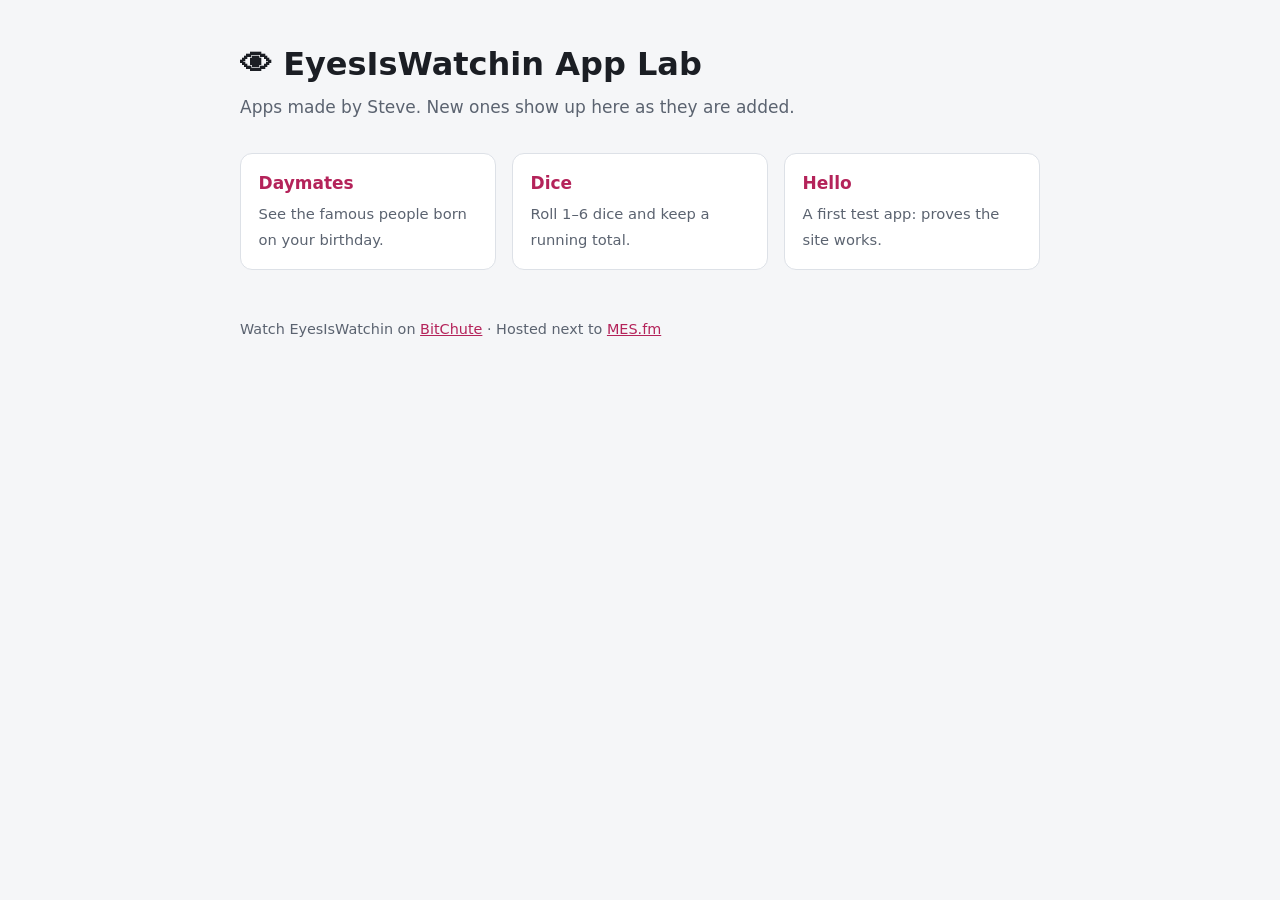
<file: index.html>
<!doctype html>
<html lang="en">
<head>
<meta charset="utf-8">
<meta name="viewport" content="width=device-width, initial-scale=1">
<title>EyesIsWatchin App Lab</title>
<meta name="description" content="Apps made by Steve of the EyesIsWatchin channel.">
<style>
:root{--bg:#f5f6f8;--card:#fff;--fg:#1b1e24;--muted:#5b6370;--accent:#b4235a;--line:#dde1e7}
@media (prefers-color-scheme:dark){:root{--bg:#121418;--card:#1c2027;--fg:#e9ecf1;--muted:#a3abb8;--accent:#f07aa6;--line:#2c323c}}
*{box-sizing:border-box}body{margin:0;background:var(--bg);color:var(--fg);font:17px/1.55 system-ui,-apple-system,Segoe UI,Roboto,sans-serif}
main{max-width:52rem;margin:0 auto;padding:2.5rem 1rem 3rem}
h1{font-size:2rem;margin:0 0 .3rem}p.lead{color:var(--muted);margin:0 0 2rem}
.grid{display:grid;grid-template-columns:repeat(auto-fill,minmax(14rem,1fr));gap:1rem}
.card{display:block;background:var(--card);border:1px solid var(--line);border-radius:12px;padding:1rem 1.1rem;color:inherit;text-decoration:none}
.card:hover{border-color:var(--accent)}.card b{display:block;color:var(--accent);margin-bottom:.25rem}.card span{color:var(--muted);font-size:.92rem}
footer{margin-top:3rem;color:var(--muted);font-size:.9rem}footer a{color:var(--accent)}
</style>
</head>
<body>
<main>
<h1>👁 EyesIsWatchin App Lab</h1>
<p class="lead">Apps made by Steve. New ones show up here as they are added.</p>
<div class="grid">
<!-- APPS: add one <a class="card"> per app, newest first -->
<a class="card" href="/daymates/"><b>Daymates</b><span>See the famous people born on your birthday.</span></a>
<a class="card" href="/dice/"><b>Dice</b><span>Roll 1–6 dice and keep a running total.</span></a>
<a class="card" href="/hello/"><b>Hello</b><span>A first test app: proves the site works.</span></a>
</div>
<footer>Watch EyesIsWatchin on <a href="https://www.bitchute.com/channel/LzzSQpmQ4HUK/" rel="noopener">BitChute</a> · Hosted next to <a href="https://mes.fm">MES.fm</a></footer>
</main>
</body>
</html>
</file>
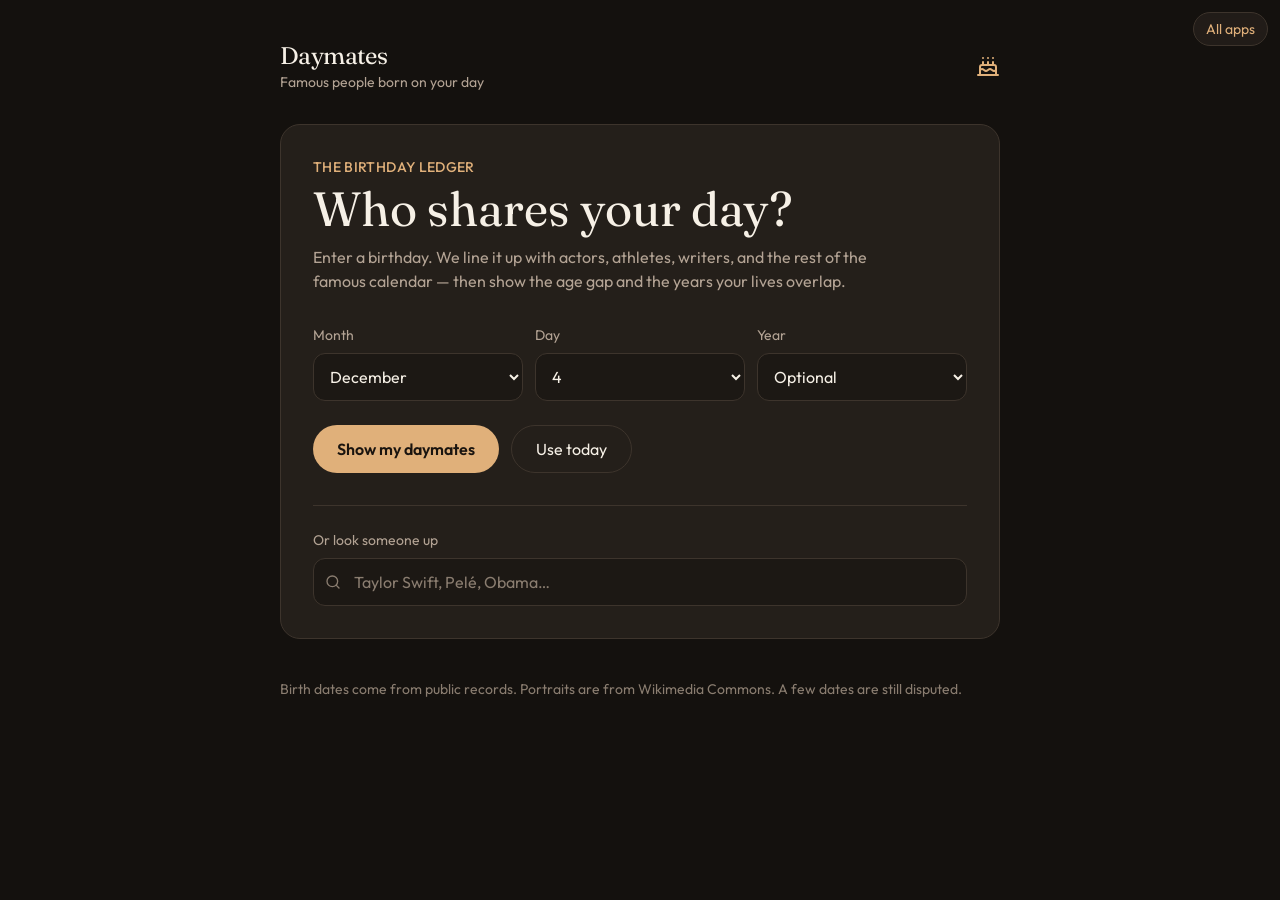
<file: daymates/index.html>
<!doctype html>
<html lang="en">
  <head>
    <meta charset="utf-8" />
    <meta name="viewport" content="width=device-width, initial-scale=1" />
    <title>Daymates | EyesIsWatchin App Lab</title>
    <meta name="description" content="See the famous people born on your birthday." />
    <script type="module" crossorigin src="/daymates/assets/index-B2OD3nOW.js"></script>
    <link rel="stylesheet" crossorigin href="/daymates/assets/index-CXPquYil.css">
  </head>
  <body>
    <div id="root"></div>
  </body>
</html>
</file>
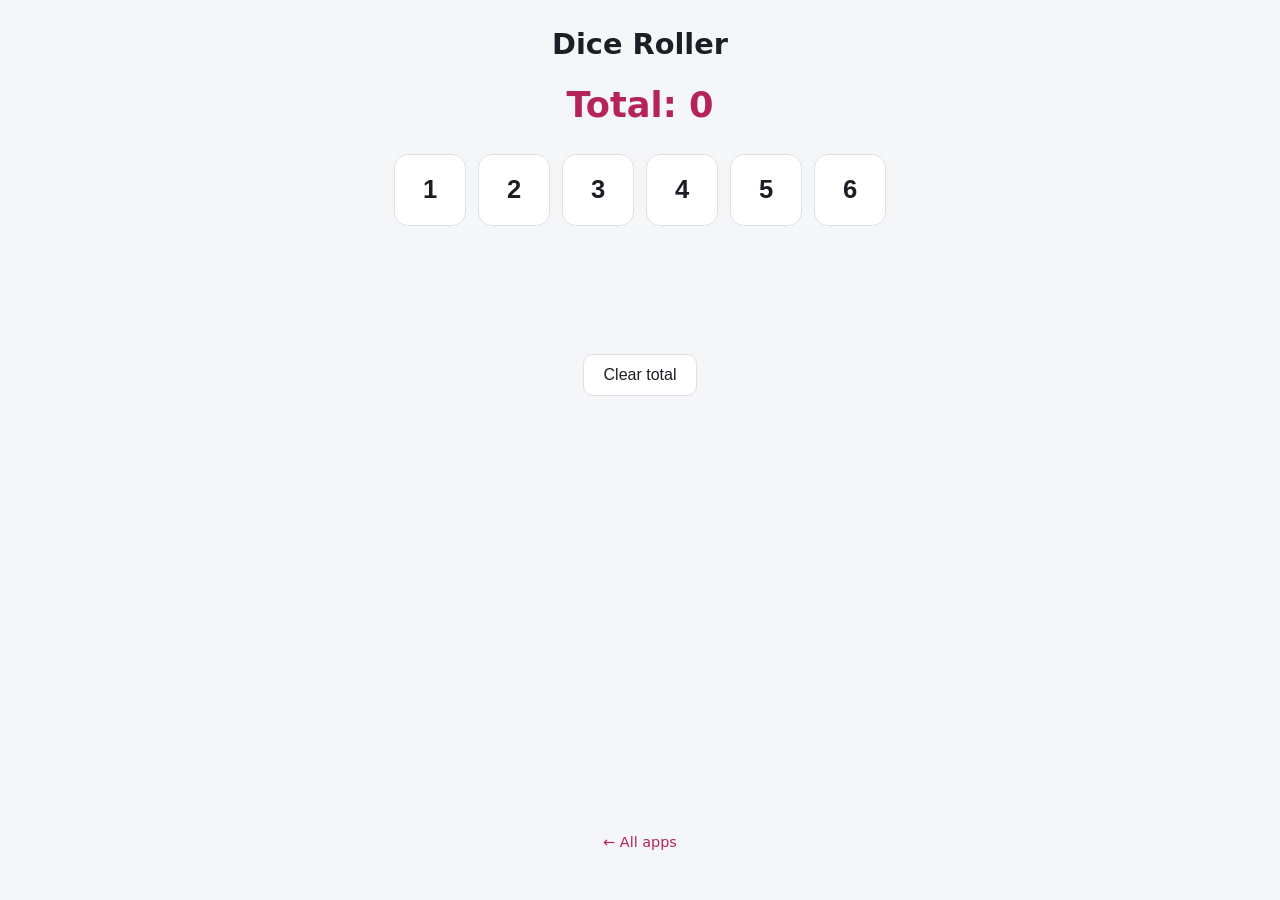
<file: dice/index.html>
<!doctype html>
<html lang="en">
<head>
<meta charset="utf-8">
<meta name="viewport" content="width=device-width, initial-scale=1">
<title>Dice Roller | EyesIsWatchin App Lab</title>
<meta name="description" content="Simple dice roller with running total.">
<style>
:root{--bg:#f5f6f8;--card:#fff;--fg:#1b1e24;--muted:#5b6370;--accent:#b4235a;--line:#dde1e7;--die:#fff;--die-fg:#1b1e24}
@media (prefers-color-scheme:dark){:root{--bg:#121418;--card:#1c2027;--fg:#e9ecf1;--muted:#a3abb8;--accent:#f07aa6;--line:#2c323c;--die:#2c323c;--die-fg:#e9ecf1}}
*{box-sizing:border-box}
body{margin:0;min-height:100vh;background:var(--bg);color:var(--fg);font:18px/1.4 system-ui,-apple-system,Segoe UI,Roboto,sans-serif;display:flex;flex-direction:column;align-items:center;padding:1.5rem 1rem 3rem}
h1{font-size:1.8rem;margin:0 0 .5rem;text-align:center}
.total{font-size:2.2rem;font-weight:700;color:var(--accent);margin:0.5rem 0 1.5rem;text-align:center}
.buttons{display:flex;flex-wrap:wrap;gap:.75rem;justify-content:center;max-width:32rem;margin-bottom:1.5rem}
.buttons button{flex:1 1 4.5rem;min-width:4.5rem;min-height:4.5rem;font-size:1.6rem;font-weight:700;border:1px solid var(--line);border-radius:14px;background:var(--card);color:var(--fg);cursor:pointer;transition:transform .1s,border-color .15s}
.buttons button:hover{border-color:var(--accent)}
.buttons button:active{transform:scale(.96)}
.dice{display:flex;flex-wrap:wrap;gap:.75rem;justify-content:center;min-height:5rem;margin-bottom:1.5rem}
.die{width:4.2rem;height:4.2rem;display:grid;place-items:center;background:var(--die);color:var(--die-fg);border:1px solid var(--line);border-radius:12px;font-size:2rem;font-weight:700;box-shadow:0 2px 6px rgba(0,0,0,.08)}
.actions{display:flex;gap:.75rem;flex-wrap:wrap;justify-content:center}
.actions button{padding:.7rem 1.2rem;font-size:1rem;border:1px solid var(--line);border-radius:10px;background:var(--card);color:var(--fg);cursor:pointer}
.actions button:hover{border-color:var(--accent)}
footer{margin-top:auto;padding-top:2rem;color:var(--muted);font-size:.9rem;text-align:center}
footer a{color:var(--accent);text-decoration:none}
</style>
</head>
<body>
<h1>Dice Roller</h1>
<div class="total" id="total">Total: 0</div>
<div class="buttons" id="buttons"></div>
<div class="dice" id="dice"></div>
<div class="actions">
<button id="clear" type="button">Clear total</button>
</div>
<footer><a href="/">← All apps</a></footer>
<script>
const totalEl = document.getElementById('total');
const buttonsEl = document.getElementById('buttons');
const diceEl = document.getElementById('dice');
const clearBtn = document.getElementById('clear');
let runningTotal = 0;

function updateTotal() {
  totalEl.textContent = 'Total: ' + runningTotal;
}

function rollDice(count) {
  const results = [];
  for (let i = 0; i < count; i++) {
    results.push(Math.floor(Math.random() * 6) + 1);
  }
  const sum = results.reduce((a, b) => a + b, 0);
  runningTotal += sum;
  updateTotal();

  diceEl.innerHTML = '';
  results.forEach(n => {
    const d = document.createElement('div');
    d.className = 'die';
    d.textContent = n;
    diceEl.appendChild(d);
  });
}

for (let n = 1; n <= 6; n++) {
  const btn = document.createElement('button');
  btn.type = 'button';
  btn.textContent = n;
  btn.title = 'Roll ' + n + ' dice';
  btn.addEventListener('click', () => rollDice(n));
  buttonsEl.appendChild(btn);
}

clearBtn.addEventListener('click', () => {
  runningTotal = 0;
  updateTotal();
  diceEl.innerHTML = '';
});
</script>
</body>
</html>
</file>
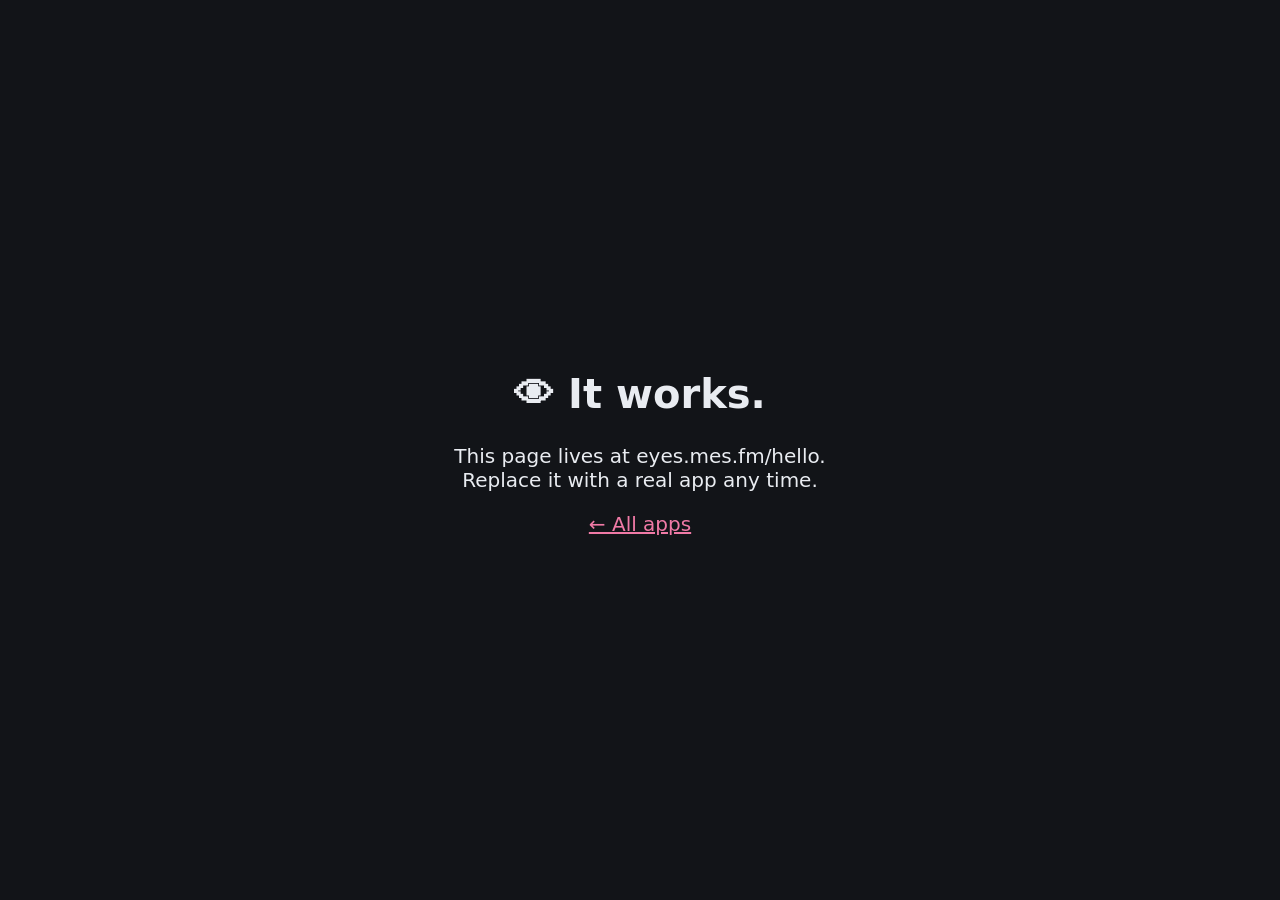
<file: hello/index.html>
<!doctype html>
<html lang="en"><head><meta charset="utf-8"><meta name="viewport" content="width=device-width, initial-scale=1"><title>Hello | EyesIsWatchin App Lab</title>
<style>body{margin:0;min-height:100vh;display:grid;place-items:center;background:#121418;color:#e9ecf1;font:20px system-ui,sans-serif;text-align:center}a{color:#f07aa6}</style></head>
<body><div><h1>👁 It works.</h1><p>This page lives at eyes.mes.fm/hello.<br>Replace it with a real app any time.</p><p><a href="/">← All apps</a></p></div></body></html>
</file>
<file: daymates/assets/index-CXPquYil.css>
@import "https://fonts.googleapis.com/css2?family=Fraunces:opsz,wght@9..144,520;9..144,640&family=Outfit:wght@400;500;600&display=swap";@layer properties{@supports (((-webkit-hyphens:none)) and (not (margin-trim:inline))) or ((-moz-orient:inline) and (not (color:rgb(from red r g b)))){*,:before,:after,::backdrop{--tw-translate-x:0;--tw-translate-y:0;--tw-translate-z:0;--tw-divide-y-reverse:0;--tw-border-style:solid;--tw-font-weight:initial;--tw-tracking:initial;--tw-ordinal:initial;--tw-slashed-zero:initial;--tw-numeric-figure:initial;--tw-numeric-spacing:initial;--tw-numeric-fraction:initial;--tw-blur:initial;--tw-brightness:initial;--tw-contrast:initial;--tw-grayscale:initial;--tw-hue-rotate:initial;--tw-invert:initial;--tw-opacity:initial;--tw-saturate:initial;--tw-sepia:initial;--tw-drop-shadow:initial;--tw-drop-shadow-color:initial;--tw-drop-shadow-alpha:100%;--tw-drop-shadow-size:initial;--tw-backdrop-blur:initial;--tw-backdrop-brightness:initial;--tw-backdrop-contrast:initial;--tw-backdrop-grayscale:initial;--tw-backdrop-hue-rotate:initial;--tw-backdrop-invert:initial;--tw-backdrop-opacity:initial;--tw-backdrop-saturate:initial;--tw-backdrop-sepia:initial;--tw-duration:initial}}}@layer theme{:root,:host{--font-sans:"Outfit", system-ui, sans-serif;--font-mono:ui-monospace, SFMono-Regular, Menlo, Monaco, Consolas, "Liberation Mono", "Courier New", monospace;--color-red-500:oklch(63.7% .237 25.331);--color-zinc-50:oklch(98.5% 0 none);--color-zinc-400:oklch(70.5% .015 286.067);--color-zinc-500:oklch(55.2% .016 285.938);--color-zinc-900:oklch(21% .006 285.885);--color-zinc-950:oklch(14.1% .005 285.823);--color-neutral-100:oklch(97% 0 none);--color-neutral-300:oklch(87% 0 none);--color-neutral-700:oklch(37.1% 0 none);--color-neutral-900:oklch(20.5% 0 none);--color-black:#000;--color-white:#fff;--spacing:.25rem;--container-sm:24rem;--container-md:28rem;--container-xl:36rem;--container-3xl:48rem;--text-xs:.75rem;--text-xs--line-height:calc(1 / .75);--text-sm:.875rem;--text-sm--line-height:calc(1.25 / .875);--text-base:1rem;--text-base--line-height:calc(1.5 / 1);--text-lg:1.125rem;--text-lg--line-height:calc(1.75 / 1.125);--text-xl:1.25rem;--text-xl--line-height:calc(1.75 / 1.25);--text-2xl:1.5rem;--text-2xl--line-height:calc(2 / 1.5);--text-3xl:1.875rem;--text-3xl--line-height:calc(2.25 / 1.875);--text-4xl:2.25rem;--text-4xl--line-height:calc(2.5 / 2.25);--text-5xl:3rem;--text-5xl--line-height:1;--text-6xl:3.75rem;--text-6xl--line-height:1;--font-weight-medium:500;--font-weight-semibold:600;--tracking-tight:-.025em;--tracking-wide:.025em;--radius-md:.375rem;--radius-xl:.75rem;--default-transition-duration:.15s;--default-transition-timing-function:cubic-bezier(.4, 0, .2, 1);--default-font-family:var(--font-sans);--default-mono-font-family:var(--font-mono);--font-display:"Fraunces", Georgia, "Times New Roman", serif;--color-bg:#14110e;--color-raised:#1c1814;--color-surface:#241f1a;--color-surface-2:#312a24;--color-fg:#f6f0e6;--color-muted:#b3a394;--color-faint:#8a7d70;--color-line:#3d342c;--color-brass:#e0b07a;--color-brass-deep:#b5814a;--color-ink:#1a140f;--radius-card:1.25rem;--radius-pill:999px}}@layer base{*,:after,:before,::backdrop{box-sizing:border-box;border:0 solid;margin:0;padding:0}::file-selector-button{box-sizing:border-box;border:0 solid;margin:0;padding:0}html,:host{-webkit-text-size-adjust:100%;tab-size:4;line-height:1.5;font-family:var(--default-font-family,-apple-system, BlinkMacSystemFont, "Segoe UI", Roboto, "Helvetica Neue", "Noto Sans", Arial, sans-serif, "Apple Color Emoji", "Segoe UI Emoji", "Segoe UI Symbol", "Noto Color Emoji");font-feature-settings:var(--default-font-feature-settings,normal);font-variation-settings:var(--default-font-variation-settings,normal);-webkit-tap-highlight-color:transparent}hr{height:0;color:inherit;border-top-width:1px}abbr:where([title]){-webkit-text-decoration:underline dotted;text-decoration:underline dotted}h1,h2,h3,h4,h5,h6{font-size:inherit;font-weight:inherit}a{color:inherit;-webkit-text-decoration:inherit;-webkit-text-decoration:inherit;-webkit-text-decoration:inherit;-webkit-text-decoration:inherit;text-decoration:inherit}b,strong{font-weight:bolder}code,kbd,samp,pre{font-family:var(--default-mono-font-family,ui-monospace, SFMono-Regular, Menlo, Monaco, Consolas, "Liberation Mono", "Courier New", monospace);font-feature-settings:var(--default-mono-font-feature-settings,normal);font-variation-settings:var(--default-mono-font-variation-settings,normal);font-size:1em}small{font-size:80%}sub,sup{vertical-align:baseline;font-size:75%;line-height:0;position:relative}sub{bottom:-.25em}sup{top:-.5em}table{text-indent:0;border-color:inherit;border-collapse:collapse}:-moz-focusring:where(:not(iframe)){outline:auto}progress{vertical-align:baseline}summary{display:list-item}ol,ul,menu{list-style:none}img,svg,video,canvas,audio,iframe,embed,object{vertical-align:middle;display:block}img,video{max-width:100%;height:auto}button,input,select,optgroup,textarea{font:inherit;font-feature-settings:inherit;font-variation-settings:inherit;letter-spacing:inherit;color:inherit;opacity:1;background-color:#0000;border-radius:0}::file-selector-button{font:inherit;font-feature-settings:inherit;font-variation-settings:inherit;letter-spacing:inherit;color:inherit;opacity:1;background-color:#0000;border-radius:0}:where(select:is([multiple],[size])) optgroup{font-weight:bolder}:where(select:is([multiple],[size])) optgroup option{padding-inline-start:20px}::file-selector-button{margin-inline-end:4px}::placeholder{opacity:1}@supports (not ((-webkit-appearance:-apple-pay-button))) or (contain-intrinsic-size:1px){::placeholder{color:currentColor}@supports (color:color-mix(in lab, red, red)){::placeholder{color:color-mix(in oklab, currentcolor 50%, transparent)}}}textarea{resize:vertical}::-webkit-search-decoration{-webkit-appearance:none}::-webkit-date-and-time-value{min-height:1lh;text-align:inherit}::-webkit-datetime-edit{display:inline-flex}::-webkit-datetime-edit-fields-wrapper{padding:0}::-webkit-datetime-edit{padding-block:0}::-webkit-datetime-edit-year-field{padding-block:0}::-webkit-datetime-edit-month-field{padding-block:0}::-webkit-datetime-edit-day-field{padding-block:0}::-webkit-datetime-edit-hour-field{padding-block:0}::-webkit-datetime-edit-minute-field{padding-block:0}::-webkit-datetime-edit-second-field{padding-block:0}::-webkit-datetime-edit-millisecond-field{padding-block:0}::-webkit-datetime-edit-meridiem-field{padding-block:0}::-webkit-calendar-picker-indicator{line-height:1}:-moz-ui-invalid{box-shadow:none}button,input:where([type=button],[type=reset],[type=submit]){appearance:button}::file-selector-button{appearance:button}::-webkit-inner-spin-button{height:auto}::-webkit-outer-spin-button{height:auto}[hidden]:where(:not([hidden=until-found])){display:none!important}html{-webkit-font-smoothing:antialiased;-moz-osx-font-smoothing:grayscale}body{background:var(--color-bg);color:var(--color-fg);font-family:var(--font-sans);line-height:1.5}button:not(:disabled),[role=button]:not(:disabled){cursor:pointer}select option{background:var(--color-raised);color:var(--color-fg)}p{text-wrap:pretty}}@layer components{.press{transition:scale .15s ease-out}.press:active:not(:disabled){scale:.96}.rise{animation:.42s cubic-bezier(.2,0,0,1) both rise}}@layer utilities{.pointer-events-none{pointer-events:none}.visible{visibility:visible}.absolute{position:absolute}.fixed{position:fixed}.relative{position:relative}.static{position:static}.inset-0{inset:0}.inset-4{inset:calc(var(--spacing) * 4)}.top-1\/2{top:50%}.top-3{top:calc(var(--spacing) * 3)}.right-3{right:calc(var(--spacing) * 3)}.left-3{left:calc(var(--spacing) * 3)}.z-30{z-index:30}.z-40{z-index:40}.z-50{z-index:50}.col-span-2{grid-column:span 2/span 2}.m-auto{margin:auto}.mx-auto{margin-inline:auto}.mt-0\.5{margin-top:calc(var(--spacing) * .5)}.mt-1{margin-top:var(--spacing)}.mt-2{margin-top:calc(var(--spacing) * 2)}.mt-3{margin-top:calc(var(--spacing) * 3)}.mt-4{margin-top:calc(var(--spacing) * 4)}.mt-5{margin-top:calc(var(--spacing) * 5)}.mt-6{margin-top:calc(var(--spacing) * 6)}.mt-8{margin-top:calc(var(--spacing) * 8)}.mt-10{margin-top:calc(var(--spacing) * 10)}.mb-8{margin-bottom:calc(var(--spacing) * 8)}.line-clamp-2{-webkit-line-clamp:2;-webkit-box-orient:vertical;display:-webkit-box;overflow:hidden}.block{display:block}.flex{display:flex}.grid{display:grid}.hidden{display:none}.inline{display:inline}.inline-flex{display:inline-flex}.table{display:table}.size-3\.5{width:calc(var(--spacing) * 3.5);height:calc(var(--spacing) * 3.5)}.size-4{width:calc(var(--spacing) * 4);height:calc(var(--spacing) * 4)}.size-6{width:calc(var(--spacing) * 6);height:calc(var(--spacing) * 6)}.size-10{width:calc(var(--spacing) * 10);height:calc(var(--spacing) * 10)}.size-11{width:calc(var(--spacing) * 11);height:calc(var(--spacing) * 11)}.size-14{width:calc(var(--spacing) * 14);height:calc(var(--spacing) * 14)}.size-20{width:calc(var(--spacing) * 20);height:calc(var(--spacing) * 20)}.h-8{height:calc(var(--spacing) * 8)}.h-11{height:calc(var(--spacing) * 11)}.h-12{height:calc(var(--spacing) * 12)}.h-14{height:calc(var(--spacing) * 14)}.h-fit{height:fit-content}.max-h-full{max-height:100%}.min-h-12{min-height:calc(var(--spacing) * 12)}.min-h-screen{min-height:100vh}.w-8{width:calc(var(--spacing) * 8)}.w-14{width:calc(var(--spacing) * 14)}.w-full{width:100%}.max-w-3xl{max-width:var(--container-3xl)}.max-w-md{max-width:var(--container-md)}.max-w-sm{max-width:var(--container-sm)}.max-w-xl{max-width:var(--container-xl)}.min-w-0{min-width:0}.flex-1{flex:1}.shrink-0{flex-shrink:0}.-translate-y-1\/2{--tw-translate-y:calc(calc(1 / 2 * 100%) * -1);translate:var(--tw-translate-x) var(--tw-translate-y)}.cursor-pointer{cursor:pointer}.grid-cols-2{grid-template-columns:repeat(2,minmax(0,1fr))}.grid-cols-3{grid-template-columns:repeat(3,minmax(0,1fr))}.flex-col{flex-direction:column}.flex-wrap{flex-wrap:wrap}.place-items-center{place-items:center}.items-center{align-items:center}.items-start{align-items:flex-start}.justify-between{justify-content:space-between}.justify-center{justify-content:center}.justify-end{justify-content:flex-end}.gap-1{gap:var(--spacing)}.gap-1\.5{gap:calc(var(--spacing) * 1.5)}.gap-2{gap:calc(var(--spacing) * 2)}.gap-3{gap:calc(var(--spacing) * 3)}.gap-4{gap:calc(var(--spacing) * 4)}.gap-6{gap:calc(var(--spacing) * 6)}.gap-x-4{column-gap:calc(var(--spacing) * 4)}.gap-y-1{row-gap:var(--spacing)}:where(.divide-y>:not(:last-child)){--tw-divide-y-reverse:0;border-bottom-style:var(--tw-border-style);border-top-style:var(--tw-border-style);border-top-width:calc(1px * var(--tw-divide-y-reverse));border-bottom-width:calc(1px * calc(1 - var(--tw-divide-y-reverse)))}:where(.divide-line>:not(:last-child)){border-color:var(--color-line)}.truncate{text-overflow:ellipsis;white-space:nowrap;overflow:hidden}.overflow-hidden{overflow:hidden}.overflow-y-auto{overflow-y:auto}.rounded-card{border-radius:var(--radius-card)}.rounded-full{border-radius:2147483647px}.rounded-md{border-radius:var(--radius-md)}.rounded-pill{border-radius:var(--radius-pill)}.rounded-xl{border-radius:var(--radius-xl)}.border{border-style:var(--tw-border-style);border-width:1px}.border-y{border-block-style:var(--tw-border-style);border-block-width:1px}.border-t{border-top-style:var(--tw-border-style);border-top-width:1px}.border-brass{border-color:var(--color-brass)}.border-brass\/40{border-color:#e0b07a66}@supports (color:color-mix(in lab, red, red)){.border-brass\/40{border-color:color-mix(in oklab, var(--color-brass) 40%, transparent)}}.border-line{border-color:var(--color-line)}.border-neutral-300{border-color:var(--color-neutral-300)}.bg-bg{background-color:var(--color-bg)}.bg-black\/10{background-color:#0000001a}@supports (color:color-mix(in lab, red, red)){.bg-black\/10{background-color:color-mix(in oklab, var(--color-black) 10%, transparent)}}.bg-brass{background-color:var(--color-brass)}.bg-ink\/80{background-color:#1a140fcc}@supports (color:color-mix(in lab, red, red)){.bg-ink\/80{background-color:color-mix(in oklab, var(--color-ink) 80%, transparent)}}.bg-raised{background-color:var(--color-raised)}.bg-surface{background-color:var(--color-surface)}.bg-surface-2{background-color:var(--color-surface-2)}.bg-surface\/90{background-color:#241f1ae6}@supports (color:color-mix(in lab, red, red)){.bg-surface\/90{background-color:color-mix(in oklab, var(--color-surface) 90%, transparent)}}.bg-zinc-50{background-color:var(--color-zinc-50)}.object-cover{object-fit:cover}.p-4{padding:calc(var(--spacing) * 4)}.p-5{padding:calc(var(--spacing) * 5)}.p-6{padding:calc(var(--spacing) * 6)}.px-3{padding-inline:calc(var(--spacing) * 3)}.px-4{padding-inline:calc(var(--spacing) * 4)}.px-5{padding-inline:calc(var(--spacing) * 5)}.px-6{padding-inline:calc(var(--spacing) * 6)}.py-1{padding-block:var(--spacing)}.py-1\.5{padding-block:calc(var(--spacing) * 1.5)}.py-2{padding-block:calc(var(--spacing) * 2)}.py-3{padding-block:calc(var(--spacing) * 3)}.py-6{padding-block:calc(var(--spacing) * 6)}.pt-4{padding-top:calc(var(--spacing) * 4)}.pt-6{padding-top:calc(var(--spacing) * 6)}.pr-3{padding-right:calc(var(--spacing) * 3)}.pl-10{padding-left:calc(var(--spacing) * 10)}.text-center{text-align:center}.text-left{text-align:left}.text-right{text-align:right}.font-display{font-family:var(--font-display)}.text-2xl{font-size:var(--text-2xl);line-height:var(--tw-leading,var(--text-2xl--line-height))}.text-3xl{font-size:var(--text-3xl);line-height:var(--tw-leading,var(--text-3xl--line-height))}.text-4xl{font-size:var(--text-4xl);line-height:var(--tw-leading,var(--text-4xl--line-height))}.text-5xl{font-size:var(--text-5xl);line-height:var(--tw-leading,var(--text-5xl--line-height))}.text-base{font-size:var(--text-base);line-height:var(--tw-leading,var(--text-base--line-height))}.text-lg{font-size:var(--text-lg);line-height:var(--tw-leading,var(--text-lg--line-height))}.text-sm{font-size:var(--text-sm);line-height:var(--tw-leading,var(--text-sm--line-height))}.text-xl{font-size:var(--text-xl);line-height:var(--tw-leading,var(--text-xl--line-height))}.text-xs{font-size:var(--text-xs);line-height:var(--tw-leading,var(--text-xs--line-height))}.font-medium{--tw-font-weight:var(--font-weight-medium);font-weight:var(--font-weight-medium)}.font-semibold{--tw-font-weight:var(--font-weight-semibold);font-weight:var(--font-weight-semibold)}.tracking-tight{--tw-tracking:var(--tracking-tight);letter-spacing:var(--tracking-tight)}.tracking-wide{--tw-tracking:var(--tracking-wide);letter-spacing:var(--tracking-wide)}.break-words{overflow-wrap:break-word}.text-brass{color:var(--color-brass)}.text-faint{color:var(--color-faint)}.text-fg{color:var(--color-fg)}.text-ink{color:var(--color-ink)}.text-ink\/70{color:#1a140fb3}@supports (color:color-mix(in lab, red, red)){.text-ink\/70{color:color-mix(in oklab, var(--color-ink) 70%, transparent)}}.text-muted{color:var(--color-muted)}.text-red-500{color:var(--color-red-500)}.text-zinc-500{color:var(--color-zinc-500)}.text-zinc-900{color:var(--color-zinc-900)}.uppercase{text-transform:uppercase}.tabular-nums{--tw-numeric-spacing:tabular-nums;font-variant-numeric:var(--tw-ordinal,) var(--tw-slashed-zero,) var(--tw-numeric-figure,) var(--tw-numeric-spacing,) var(--tw-numeric-fraction,)}.underline-offset-4{text-underline-offset:4px}.antialiased{-webkit-font-smoothing:antialiased;-moz-osx-font-smoothing:grayscale}.opacity-70{opacity:.7}.sepia{--tw-sepia:sepia(100%);filter:var(--tw-blur,) var(--tw-brightness,) var(--tw-contrast,) var(--tw-grayscale,) var(--tw-hue-rotate,) var(--tw-invert,) var(--tw-saturate,) var(--tw-sepia,) var(--tw-drop-shadow,)}.backdrop-blur{--tw-backdrop-blur:blur(8px);-webkit-backdrop-filter:var(--tw-backdrop-blur,) var(--tw-backdrop-brightness,) var(--tw-backdrop-contrast,) var(--tw-backdrop-grayscale,) var(--tw-backdrop-hue-rotate,) var(--tw-backdrop-invert,) var(--tw-backdrop-opacity,) var(--tw-backdrop-saturate,) var(--tw-backdrop-sepia,);backdrop-filter:var(--tw-backdrop-blur,) var(--tw-backdrop-brightness,) var(--tw-backdrop-contrast,) var(--tw-backdrop-grayscale,) var(--tw-backdrop-hue-rotate,) var(--tw-backdrop-invert,) var(--tw-backdrop-opacity,) var(--tw-backdrop-saturate,) var(--tw-backdrop-sepia,)}.transition-colors{transition-property:color,background-color,border-color,outline-color,text-decoration-color,fill,stroke,--tw-gradient-from,--tw-gradient-via,--tw-gradient-to;transition-timing-function:var(--tw-ease,var(--default-transition-timing-function));transition-duration:var(--tw-duration,var(--default-transition-duration))}.duration-200{--tw-duration:.2s;transition-duration:.2s}.placeholder\:text-faint::placeholder{color:var(--color-faint)}.first\:pt-0:first-child{padding-top:0}.last\:pb-0:last-child{padding-bottom:0}@media (hover:hover){.hover\:border-brass-deep:hover{border-color:var(--color-brass-deep)}.hover\:bg-neutral-100:hover{background-color:var(--color-neutral-100)}.hover\:bg-surface-2:hover{background-color:var(--color-surface-2)}.hover\:underline:hover{text-decoration-line:underline}}.disabled\:cursor-wait:disabled{cursor:wait}.disabled\:no-underline:disabled{text-decoration-line:none}.disabled\:opacity-40:disabled{opacity:.4}@media (width>=40rem){.sm\:col-span-1{grid-column:span 1/span 1}.sm\:inline{display:inline}.sm\:grid-cols-3{grid-template-columns:repeat(3,minmax(0,1fr))}.sm\:flex-row{flex-direction:row}.sm\:p-7{padding:calc(var(--spacing) * 7)}.sm\:p-8{padding:calc(var(--spacing) * 8)}.sm\:px-6{padding-inline:calc(var(--spacing) * 6)}.sm\:py-10{padding-block:calc(var(--spacing) * 10)}.sm\:text-5xl{font-size:var(--text-5xl);line-height:var(--tw-leading,var(--text-5xl--line-height))}.sm\:text-6xl{font-size:var(--text-6xl);line-height:var(--tw-leading,var(--text-6xl--line-height))}}@media (prefers-color-scheme:dark){.dark\:border-neutral-700{border-color:var(--color-neutral-700)}.dark\:bg-white\/20{background-color:#fff3}@supports (color:color-mix(in lab, red, red)){.dark\:bg-white\/20{background-color:color-mix(in oklab, var(--color-white) 20%, transparent)}}.dark\:bg-zinc-950{background-color:var(--color-zinc-950)}.dark\:text-zinc-50{color:var(--color-zinc-50)}.dark\:text-zinc-400{color:var(--color-zinc-400)}@media (hover:hover){.dark\:hover\:bg-neutral-900:hover{background-color:var(--color-neutral-900)}}}}@keyframes rise{0%{opacity:0;transform:translateY(10px)}to{opacity:1;transform:none}}@media (prefers-reduced-motion:reduce){.rise{animation:none}.press:active:not(:disabled){scale:1}}@property --tw-translate-x{syntax:"*";inherits:false;initial-value:0}@property --tw-translate-y{syntax:"*";inherits:false;initial-value:0}@property --tw-translate-z{syntax:"*";inherits:false;initial-value:0}@property --tw-divide-y-reverse{syntax:"*";inherits:false;initial-value:0}@property --tw-border-style{syntax:"*";inherits:false;initial-value:solid}@property --tw-font-weight{syntax:"*";inherits:false}@property --tw-tracking{syntax:"*";inherits:false}@property --tw-ordinal{syntax:"*";inherits:false}@property --tw-slashed-zero{syntax:"*";inherits:false}@property --tw-numeric-figure{syntax:"*";inherits:false}@property --tw-numeric-spacing{syntax:"*";inherits:false}@property --tw-numeric-fraction{syntax:"*";inherits:false}@property --tw-blur{syntax:"*";inherits:false}@property --tw-brightness{syntax:"*";inherits:false}@property --tw-contrast{syntax:"*";inherits:false}@property --tw-grayscale{syntax:"*";inherits:false}@property --tw-hue-rotate{syntax:"*";inherits:false}@property --tw-invert{syntax:"*";inherits:false}@property --tw-opacity{syntax:"*";inherits:false}@property --tw-saturate{syntax:"*";inherits:false}@property --tw-sepia{syntax:"*";inherits:false}@property --tw-drop-shadow{syntax:"*";inherits:false}@property --tw-drop-shadow-color{syntax:"*";inherits:false}@property --tw-drop-shadow-alpha{syntax:"<percentage>";inherits:false;initial-value:100%}@property --tw-drop-shadow-size{syntax:"*";inherits:false}@property --tw-backdrop-blur{syntax:"*";inherits:false}@property --tw-backdrop-brightness{syntax:"*";inherits:false}@property --tw-backdrop-contrast{syntax:"*";inherits:false}@property --tw-backdrop-grayscale{syntax:"*";inherits:false}@property --tw-backdrop-hue-rotate{syntax:"*";inherits:false}@property --tw-backdrop-invert{syntax:"*";inherits:false}@property --tw-backdrop-opacity{syntax:"*";inherits:false}@property --tw-backdrop-saturate{syntax:"*";inherits:false}@property --tw-backdrop-sepia{syntax:"*";inherits:false}@property --tw-duration{syntax:"*";inherits:false}
</file>
